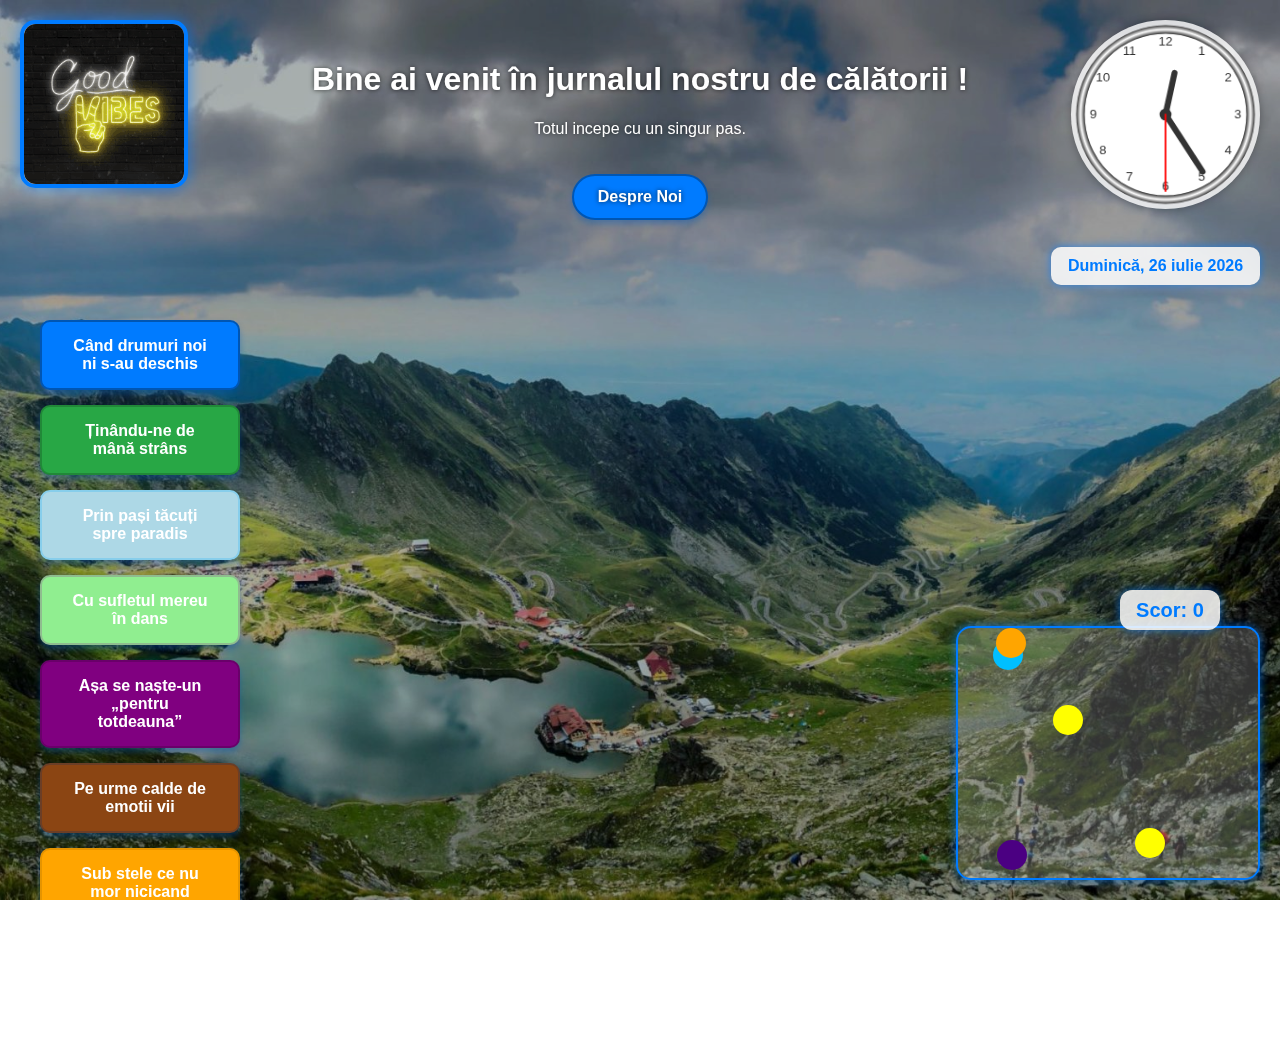
<file: index.html>
<!DOCTYPE html>
<html lang="ro">
<head>
  <meta charset="UTF-8" />
  <title>Jurnal-de-calatorii :) </title> 
  <style>
    html, body {
      margin: 0; padding: 0; height: 100%;
      font-family: 'Segoe UI', sans-serif;
      background: url('media/album1/Balea-Lac-scaled-1-2048x1072.jpg') no-repeat center center fixed;
      background-size: cover;
      overflow-x: hidden;
    }
.about-button {
  font-size: 1rem; /* Ajustează dimensiunea textului */
  padding: 12px 24px; /* Ajustează padding-ul */
  background: #007BFF;
  border: 2px solid #0056b3;
  border-radius: 25px; /* Colțuri rotunjite */
  text-decoration: none;
  color: white;
  font-weight: bold;
  cursor: pointer;
  transition: background-color 0.3s, color 0.3s;
  text-align: center;
  display: inline-block;
  box-shadow: 0 4px 6px rgba(0, 91, 187, 0.4);
  user-select: none;
  margin: 20px auto; /* Adaugă margini pentru a-l centra */
}

header {
  padding: 40px 20px;
  color: white;
  text-shadow: 0 0 5px rgba(0,0,0,0.7);
  position: relative;
  text-align: center;
  z-index: 10;
}

.about-button {
  margin-top: 20px; /* Spatiu de la sus */
}


    .overlay {
      position: fixed;
      top: 0; left: 0;
      width: 100vw;
      height: 100vh;
      background-color: rgba(0, 0, 0, 0.3);
      z-index: 5;
      pointer-events: none;
    }

    .gif-container {
      position: fixed;
      top: 20px;
      left: 20px;
      width: 160px;
      height: 160px;
      border: 4px solid #007BFF;
      border-radius: 15px;
      background: rgba(255, 255, 255, 0.15);
      box-shadow: 0 0 15px #007BFFaa;
      display: flex;
      justify-content: center;
      align-items: center;
      animation: pulse 2.5s infinite ease-in-out;
      z-index: 1000;
      overflow: hidden;
    }

    @keyframes pulse {
      0%, 100% {
        box-shadow: 0 0 15px #007BFFaa;
        transform: scale(1);
      }
      50% {
        box-shadow: 0 0 25px #007BFFdd;
        transform: scale(1.05);
      }
    }

    .gif-container img {
      max-width: 100%;
      max-height: 100%;
      border-radius: 12px;
      user-select: none;
      pointer-events: none;
    }

    header {
      padding: 40px 20px;
      color: white;
      text-shadow: 0 0 5px rgba(0,0,0,0.7);
      position: relative;
      z-index: 10;
      text-align: center;
    }

    .buttons-container {
      display: flex;
      flex-direction: column;
      align-items: flex-start;
      gap: 15px;
      margin: 40px 0 40px 40px;
      position: relative;
      z-index: 10;
      max-width: 200px;
    }

    .album-button {
      padding: 15px 25px;
      background: #007BFF;
      border: 2px solid #0056b3;
      border-radius: 10px;
      text-decoration: none;
      color: white;
      font-weight: bold;
      cursor: pointer;
      transition: background-color 0.3s, color 0.3s;
      display: inline-block;
      box-shadow: 0 4px 6px rgba(0, 91, 187, 0.4);
      user-select: none;
      width: 100%;
      box-sizing: border-box;
      text-align: center;
    }

    /* Culoare specifică pentru fiecare buton */
    .album-button:nth-child(1) {
      background: #007BFF; /* albastru */
      border: 2px solid #0056b3;
    }

    .album-button:nth-child(2) {
      background: #28a745; /* verde */
      border: 2px solid #218838;
    }

    .album-button:nth-child(3) {
      background: #add8e6; /* albastru deschis */
      border: 2px solid #87ceeb;
    }

    .album-button:nth-child(4) {
      background: #90ee90; /* verde deschis */
      border: 2px solid #8fbc8f;
    }

    .album-button:nth-child(5) {
      background: #800080; /* mov */
      border: 2px solid #6a006a;
    }

    .album-button:nth-child(6) {
      background: #8b4513; /* maro */
      border: 2px solid #6b3e26;
    }

    .album-button:nth-child(7) {
      background: #ffa500; /* portocaliu deschis */
      border: 2px solid #e59400;
    }

    .album-button:hover {
      background-color: #0056b3;
      color: #ffdd57;
      box-shadow: 0 6px 8px rgba(255, 221, 87, 0.6);
    }

    footer {
      padding: 15px;
      color: white;
      text-shadow: 0 0 5px rgba(0,0,0,0.7);
      position: relative;
      z-index: 10;
      text-align: center;
    }

    #gameArea {
      position: fixed;
      bottom: 20px;
      right: 20px;
      width: 300px;
      height: 250px;
      background-color: rgba(255, 255, 255, 0.2);
      border: 2px solid #007BFF;
      border-radius: 15px;
      box-shadow: 0 0 10px rgba(0,123,255,0.7);
      overflow: hidden;
      z-index: 1000;
    }

    .ball {
      position: absolute;
      width: 30px;
      height: 30px;
      border-radius: 50%;
      cursor: pointer;
      transition: transform 0.2s ease-out;
    }

    #scoreBoard {
      position: fixed;
      bottom: 270px;
      right: 60px;
      width: 100px;
      height: 40px;
      background: rgba(255, 255, 255, 0.85);
      color: #007BFF;
      font-weight: bold;
      font-size: 20px;
      line-height: 40px;
      border-radius: 12px;
      box-shadow: 0 0 10px #007BFFaa;
      text-align: center;
      user-select: none;
      z-index: 1001;
      font-family: 'Segoe UI', sans-serif;
      pointer-events: none;
    }

    /* Stiluri pentru ceas analog și chenar data */

    #analogClock {
      position: fixed;
      top: 20px;
      right: 20px;
      width: 5cm;
      height: 5cm;
      z-index: 10000;
      background: rgba(255, 255, 255, 0.8);
      border-radius: 50%;
      box-shadow: 0 0 8px rgba(0,0,0,0.3);
    }

    #clockCanvas {
      width: 5cm;
      height: 5cm;
      border-radius: 50%;
      display: block;
      margin: auto;
    }

    #dateBox {
      position: fixed;
      top: calc(20px + 5cm + 1cm);
      right: 20px;
      width: 5cm;
      padding: 10px;
      background: rgba(255,255,255,0.85);
      color: #007BFF;
      font-weight: bold;
      font-family: 'Segoe UI', sans-serif;
      text-align: center;
      border-radius: 10px;
      box-shadow: 0 0 8px rgba(0,123,255,0.7);
      z-index: 10000;
      user-select: none;
    }

  </style>
</head>
<body>

  <div class="overlay"></div>

  <div class="gif-container">
    <img src="media/album1/typix-good-vibe.gif" alt="GIF animat" />
  </div>

  <header>
    <h1>Bine ai venit în jurnalul nostru de călătorii !</h1>
    <p>Totul incepe cu un singur pas.</p>
<a href="despre-noi.html" class="about-button">Despre Noi</a>
  </header>

  <main class="buttons-container">
    <a href="album1.html" class="album-button">Când drumuri noi ni s-au deschis</a>
    <a href="album2.html" class="album-button">Ținându-ne de mână strâns</a>
    <a href="album3.html" class="album-button">Prin pași tăcuți spre paradis</a>
    <a href="album4.html" class="album-button">Cu sufletul mereu în dans</a>
    <a href="album5.html" class="album-button">Așa se naște-un „pentru totdeauna”</a>
    <a href="album6.html" class="album-button">Pe urme calde de emotii vii</a>
    <a href="album7.html" class="album-button">Sub stele ce nu mor nicicand</a>
  </main>

  <div id="gameArea"></div>
  <div id="scoreBoard">Scor: 0</div>

  <!-- Ceas analog -->
  <div id="analogClock">
    <canvas id="clockCanvas" width="200" height="200"></canvas>
  </div>

  <!-- Chenar cu data -->
  <div id="dateBox"></div>

  <footer>
    <p> R&A 2025</p>
  </footer>

  <script>
    // Joc biluțe - rămâne neschimbat
    const gameArea = document.getElementById('gameArea');
    const scoreBoard = document.getElementById('scoreBoard');
    let score = 0;

    const colors = [
      'red', 'orange', 'yellow', 'green', 'blue',
      'deepskyblue', 'violet', 'pink', 'gray', 'black', 'indigo'
    ];

    function createBall() {
      const ball = document.createElement('div');
      ball.classList.add('ball');
      ball.style.backgroundColor = colors[Math.floor(Math.random() * colors.length)];

      const maxLeft = gameArea.clientWidth - 30;
      const maxTop = gameArea.clientHeight - 30;

      ball.style.left = Math.random() * maxLeft + 'px';
      ball.style.top = Math.random() * maxTop + 'px';

      ball.addEventListener('click', () => {
        ball.remove();
        score++;
        scoreBoard.textContent = 'Scor: ' + score;
        createBall();
      });

      gameArea.appendChild(ball);
    }

    function startGame() {
      for (let i = 0; i < 5; i++) {
        createBall();
      }
    }

    startGame();

    // Ceas analog

    const canvas = document.getElementById('clockCanvas');
    const ctx = canvas.getContext('2d');
    const radius = canvas.height / 2;
    ctx.translate(radius, radius);
    const clockRadius = radius * 0.90;

    function drawClock() {
      drawFace(ctx, clockRadius);
      drawNumbers(ctx, clockRadius);
      drawTime(ctx, clockRadius);
    }

    function drawFace(ctx, radius) {
      ctx.beginPath();
      ctx.arc(0, 0, radius, 0, 2 * Math.PI);
      ctx.fillStyle = 'white';
      ctx.fill();

      const grad = ctx.createRadialGradient(0,0,radius*0.95, 0,0,radius*1.05);
      grad.addColorStop(0, '#333');
      grad.addColorStop(0.5, 'white');
      grad.addColorStop(1, '#333');
      ctx.strokeStyle = grad;
      ctx.lineWidth = radius*0.1;
      ctx.stroke();

      ctx.beginPath();
      ctx.arc(0, 0, radius*0.07, 0, 2*Math.PI);
      ctx.fillStyle = '#333';
      ctx.fill();
    }

    function drawNumbers(ctx, radius) {
      ctx.font = radius*0.15 + "px Arial";
      ctx.textBaseline = "middle";
      ctx.textAlign = "center";
      for(let num = 1; num <= 12; num++) {
        const ang = num * Math.PI / 6;
        ctx.rotate(ang);
        ctx.translate(0, -radius*0.85);
        ctx.rotate(-ang);
        ctx.fillStyle = '#333';
        ctx.fillText(num.toString(), 0, 0);
        ctx.rotate(ang);
        ctx.translate(0, radius*0.85);
        ctx.rotate(-ang);
      }
    }

    function drawTime(ctx, radius) {
      const now = new Date();
      let hour = now.getHours();
      let minute = now.getMinutes();
      let second = now.getSeconds();

      hour = hour % 12;
      hour = (hour * Math.PI / 6) +
             (minute * Math.PI / (6 * 60)) +
             (second * Math.PI / (360 * 60));
      drawHand(ctx, hour, radius*0.5, radius*0.07);

      let minuteAngle = (minute * Math.PI / 30) + (second * Math.PI / (30 * 60));
      drawHand(ctx, minuteAngle, radius*0.8, radius*0.07);

      let secondAngle = second * Math.PI / 30;
      drawHand(ctx, secondAngle, radius*0.9, radius*0.02, 'red');
    }

    function drawHand(ctx, pos, length, width, color = '#333') {
      ctx.beginPath();
      ctx.lineWidth = width;
      ctx.lineCap = "round";
      ctx.strokeStyle = color;
      ctx.moveTo(0,0);
      ctx.rotate(pos);
      ctx.lineTo(0, -length);
      ctx.stroke();
      ctx.rotate(-pos);
    }

    setInterval(drawClock, 1000);
    drawClock();

    // Data sub ceas
    const dateBox = document.getElementById('dateBox');

    function updateDate() {
      const now = new Date();
      const options = { weekday: 'long', year: 'numeric', month: 'long', day: 'numeric' };
      let dateString = now.toLocaleDateString('ro-RO', options);
      dateString = dateString.charAt(0).toUpperCase() + dateString.slice(1);
      dateBox.textContent = dateString;
    }

    updateDate();
    setInterval(updateDate, 60 * 1000);

  </script>
</body>
</html>
</file>
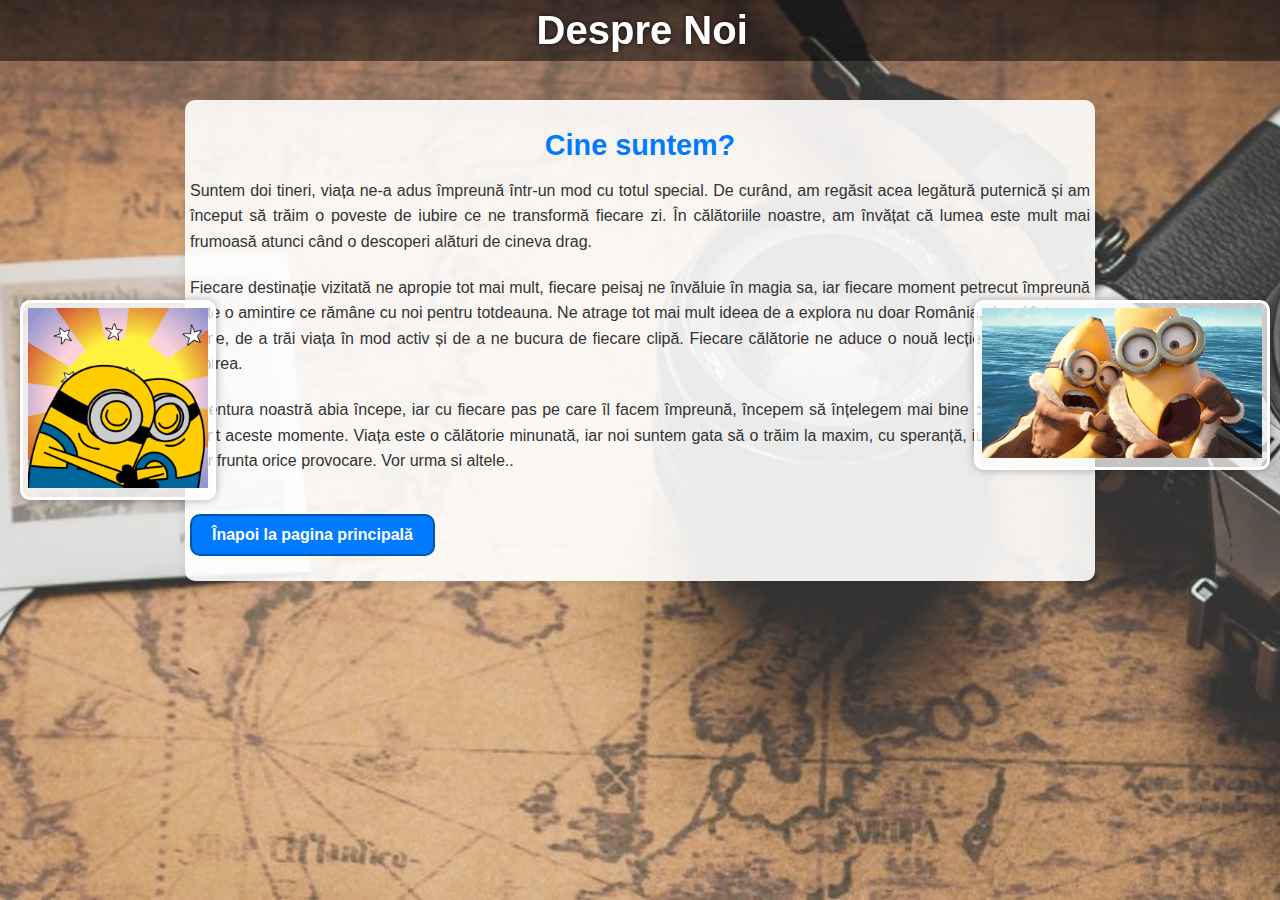
<file: despre-noi.html>
<!DOCTYPE html>
<html lang="ro">
<head>
  <meta charset="UTF-8" />
  <meta name="viewport" content="width=device-width, initial-scale=1.0">
  <title>Despre Noi</title>
  <style>
    .gif-stanga {
      position: fixed;
      bottom: 400px;
      left: 20px;
      border: 3px solid white;
      border-radius: 10px;
      padding: 5px;
      background-color: rgba(255, 255, 255, 0.7);
      box-shadow: 0 0 10px rgba(0,0,0,0.3);
      z-index: 1000;
    }

    .gif-stanga img {
      width: 100%;
      max-width: 180px;  /* Limitează lățimea maximă pe dispozitive mari */
      height: auto;
    }

    .gif-dreapta {
      position: fixed;
      bottom: 430px;
      right: 10px;
      border: 3px solid white;
      border-radius: 10px;
      padding: 5px;
      background-color: rgba(255, 255, 255, 0.7);
      box-shadow: 0 0 10px rgba(0,0,0,0.3);
      z-index: 1000;
    }

    .gif-dreapta img {
      width: 100%;
      max-width: 280px;  /* Limitează lățimea maximă pe dispozitive mari */
      height: auto;
    }

    body {
      font-family: 'Segoe UI', sans-serif;
      margin: 0;
      padding: 0;
      background: url('media/despre-noi/Planificarea-unei-călătorii-de-neuitat-în-nouă-pași-simpli-unsplash-dariusz-sankowski-56725-1900.jpg') no-repeat center center fixed;
      background-size: cover;
      color: white;
    }

    header {
      position: fixed;
      top: 0;
      left: 0;
      width: 98%;
      text-align: center;
      color: white;
      z-index: 10;
      padding: 8px 15px;
      background-color: rgba(0, 0, 0, 0.5);
      text-shadow: 0 0 5px rgba(0,0,0,0.7);
    }

    header h1 {
      margin: 0;
      font-size: 2.5rem;
    }

    .about-container {
      padding: 5px;
      max-width: 900px;
      margin: 100px auto 20px auto;
      background-color: rgba(255, 255, 255, 0.9);
      border-radius: 10px;
      box-shadow: 0 2px 10px rgba(0, 0, 0, 0.1);
    }

    .about-container h2 {
      font-size: 1.8rem;
      color: #007BFF;
      text-align: center;
      margin-bottom: 5px;
    }

    .about-container p {
      font-size: 1rem;
      line-height: 1.6;
      text-align: justify;
      color: #333;
      margin-bottom: 20px;
    }

    footer {
      background-color: #333;
      color: white;
      padding: 15px;
      text-align: center;
    }

    .back-button {
      padding: 10px 20px;
      background: #007BFF;
      border: 2px solid #0056b3;
      border-radius: 10px;
      color: white;
      font-weight: bold;
      text-decoration: none;
      transition: background-color 0.3s, color 0.3s;
      margin: 20px 0;
      display: inline-block;
    }

    .back-button:hover {
      background-color: #0056b3;
      color: #ffdd57;
    }

    /* Responsive pentru dispozitive mobile */
    @media (max-width: 768px) {
      .gif-stanga img,
      .gif-dreapta img {
        max-width: 50px;  /* Diminuează dimensiunea pentru mobil */
      }

      .gif-stanga {
        bottom: 350px;  /* Modifică poziția pe ecranele mici */
      }

      .gif-dreapta {
        bottom: 350px;  /* Modifică poziția pe ecranele mici */
      }

      .about-container {
        margin: 60px auto;  /* Ajustează marginile pentru mobil */
        padding: 15px;
      }

      header h1 {
        font-size: 2rem;  /* Reduce dimensiunea titlului pe mobil */
      }
    }

  </style>
</head>
<body>

  <header>
    <h1>Despre Noi</h1>
  </header>

  <div class="about-container">
    <h2>Cine suntem?</h2>
    <p>
      Suntem doi tineri, viața ne-a adus împreună într-un mod cu totul special. De curând, am regăsit acea legătură puternică și am început să trăim o poveste de iubire ce ne transformă fiecare zi. În călătoriile noastre, am învățat că lumea este mult mai frumoasă atunci când o descoperi alături de cineva drag.
    </p>
    <p>
      Fiecare destinație vizitată ne apropie tot mai mult, fiecare peisaj ne învăluie în magia sa, iar fiecare moment petrecut împreună este o amintire ce rămâne cu noi pentru totdeauna. Ne atrage tot mai mult ideea de a explora nu doar România, dar și întreaga lume, de a trăi viața în mod activ și de a ne bucura de fiecare clipă. Fiecare călătorie ne aduce o nouă lecție și ne întărește iubirea.
    </p>
    <p>
      Aventura noastră abia începe, iar cu fiecare pas pe care îl facem împreună, începem să înțelegem mai bine cât de prețioase sunt aceste momente. Viața este o călătorie minunată, iar noi suntem gata să o trăim la maxim, cu speranță, iubire și curaj de a înfrunta orice provocare.
      Vor urma si altele..
    </p>

    <a href="index.html" class="back-button">Înapoi la pagina principală</a>
  </div>

  <!-- Primul GIF -->
  <div class="gif-stanga">
    <img src="media/despre-noi/giphy (1).gif" alt="gif simpatic">
  </div>

  <!-- Al doilea GIF -->
  <div class="gif-dreapta">
    <img src="media/despre-noi/giphydsad.gif" alt="alt gif simpatic">
  </div>

</body>
</html>
</file>
